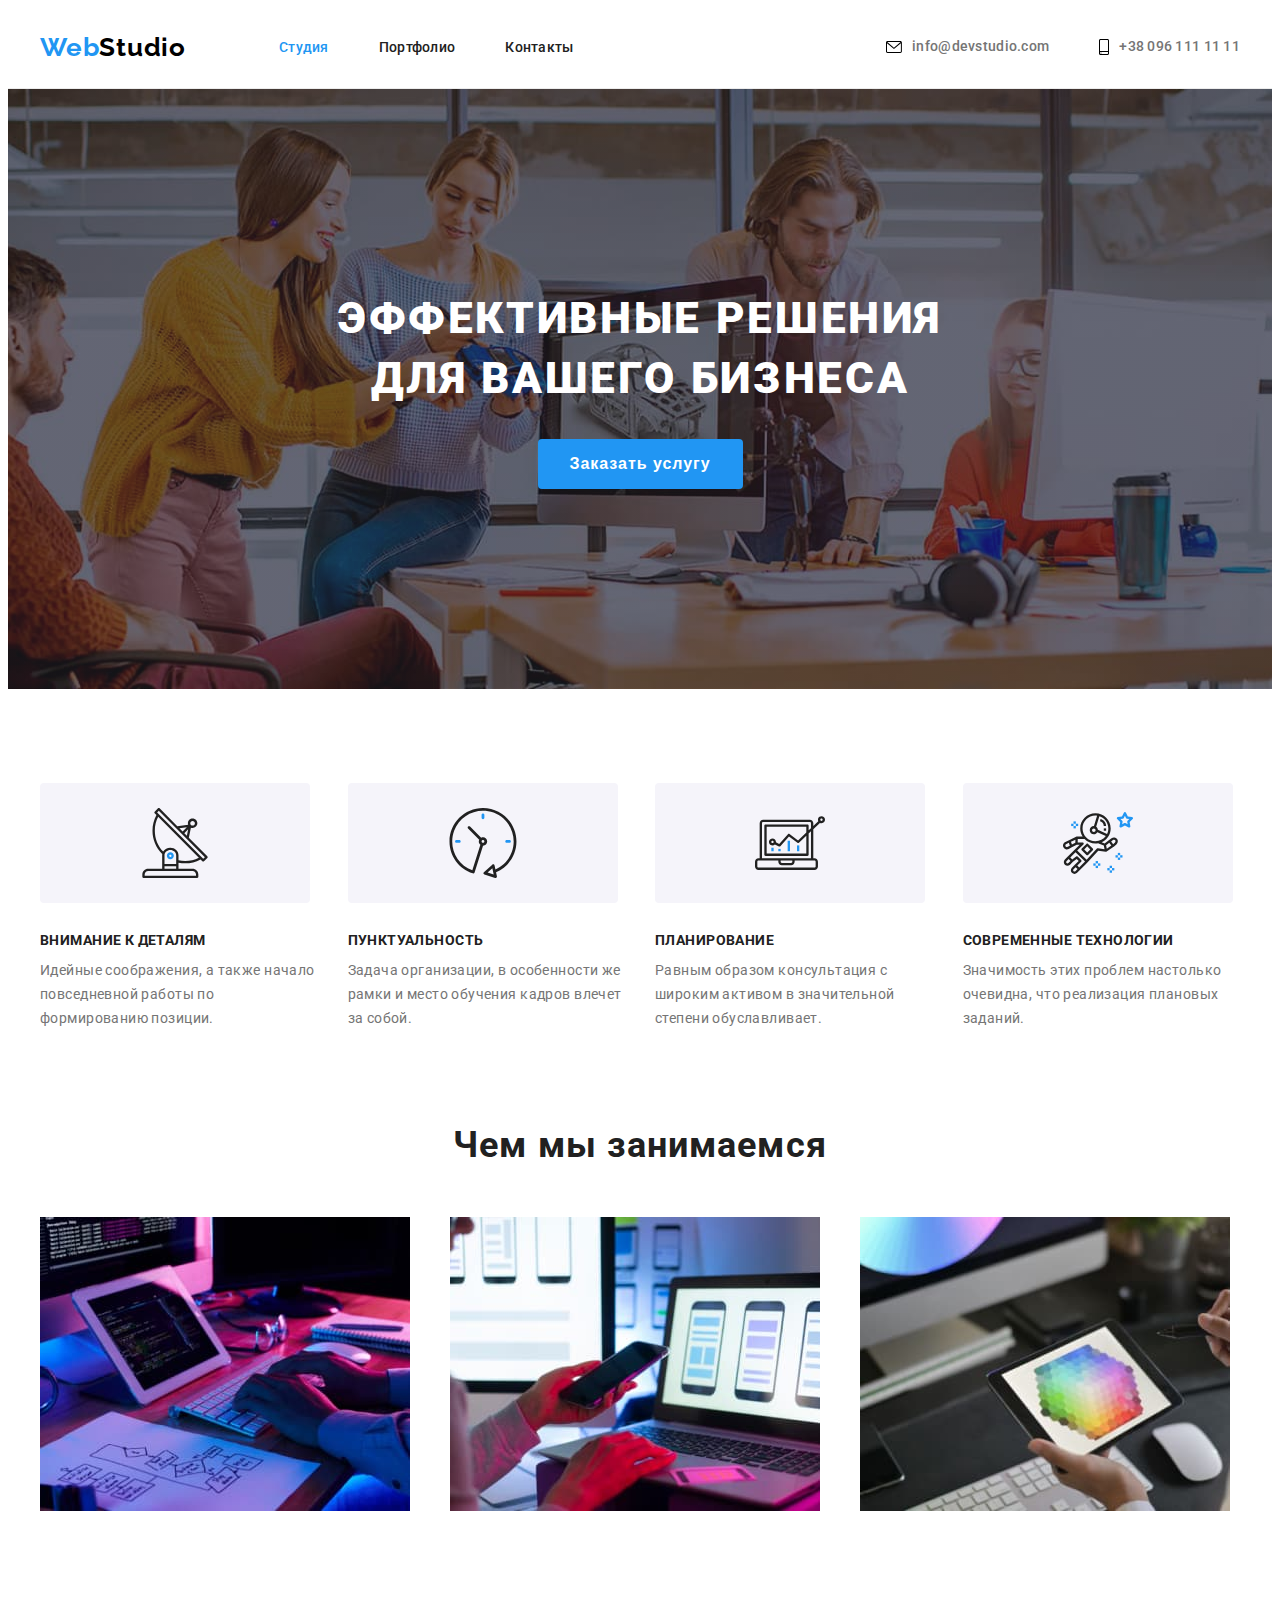
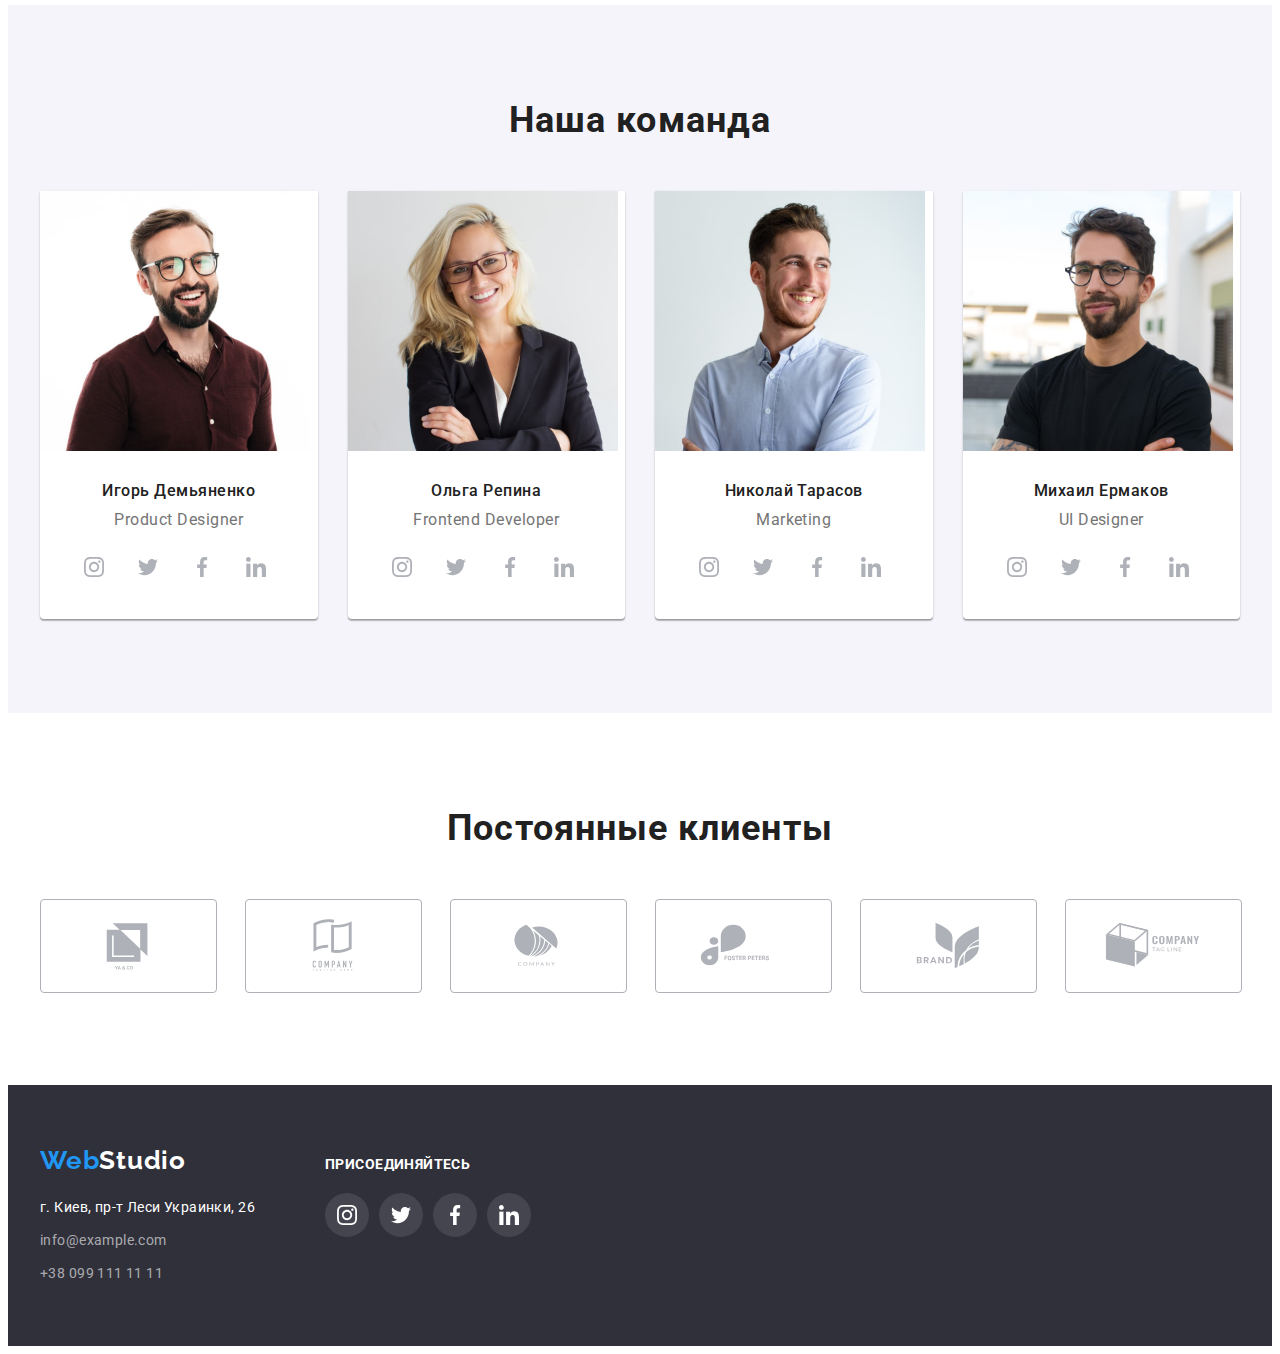
<file: index.html>
<!DOCTYPE html>
<html lang="ru">

<head>
    <meta charset="UTF-8">
    <meta http-equiv="X-UA-Compatible" content="IE=edge">
    <meta name="viewport" content="width=device-width, initial-scale=1.0">
    <title>Web Studio</title>
    <link rel="preconnect" href="https://fonts.gstatic.com">
    <link
        href="https://fonts.googleapis.com/css2?family=Raleway:wght@700&family=Roboto:wght@400;500;700;900&display=swap"
        rel="stylesheet">
    <link rel="stylesheet" href="https://cdnjs.cloudflare.com/ajax/libs/modern-normalize/1.1.0/modern-normalize.min.css"
        integrity="sha512-wpPYUAdjBVSE4KJnH1VR1HeZfpl1ub8YT/NKx4PuQ5NmX2tKuGu6U/JRp5y+Y8XG2tV+wKQpNHVUX03MfMFn9Q=="
        crossorigin="anonymous" referrerpolicy="no-referrer" />
    <link rel="stylesheet" href="./css/styles.css">
</head>

<body>
    <!--header-->
    <header class="page-header">
        <div class="container header-container">
            <nav class="navigation">
                <a class="logo header link" href="./"><span class="logo-web">Web</span><span
                        class="logo-studio-header">Studio</span></a>
                <ul class="menu list">
                    <li class="menu-item">
                        <a class="menu-link link current" href="./index.html">Студия</a>
                    </li>
                    <li class="menu-item">
                        <a class="menu-link link" href="./portfolio.html">Портфолио</a>
                    </li>
                    <li class="menu-item">
                        <a class="menu-link link" href="">Контакты</a>
                    </li>
                </ul>
            </nav>
            <ul class="contacts-header list">
                <li class="contacts-header-item">
                    <a class="contacts-header-link link" href="mailto:info@devstudio.com">
                        <svg class="contacts-header-icon" width="16" height="12">
                            <use href="./images/sprite.svg#envelope"></use>
                        </svg>
                        info@devstudio.com
                    </a>
                </li>
                <li class="contacts-header-item">
                    <a class="contacts-header-link link" href="tel:+380961111111">
                        <svg class="contacts-header-icon" width="10" height="16">
                            <use href="./images/sprite.svg#smartphone"></use>
                        </svg>
                        +38 096 111 11 11
                    </a>
                </li>
            </ul>
        </div>
    </header>

    <!--main-->
    <main class="page-main">
        <!--hero-->
        <section class="hero">
            <div class="container">
                <h1 class="hero-title">Эффективные решения<br>для вашего бизнеса</h1>
                <button class="modal-btn" type="button">Заказать услугу</button>
            </div>
        </section>

        <!--our features-->
        <section class="features section">
            <div class="container">
                <h2 class="features-title" hidden>Наши преимущества</h2>
                <ul class="features-list list">
                    <li class="features-item">
                        <div class="features-box">
                            <svg class="features-icon">
                                <use href="./images/sprite.svg#antenna"></use>
                            </svg>
                        </div>
                        <h3 class="features-name">Внимание к деталям</h3>
                        <p class="features-desc">Идейные соображения, а также начало повседневной работы по формированию
                            позиции.</p>
                    </li>
                    <li class="features-item">
                        <div class="features-box">
                            <svg class="features-icon">
                                <use href="./images/sprite.svg#clock"></use>
                            </svg>
                        </div>
                        <h3 class="features-name">Пунктуальность</h3>
                        <p class="features-desc">Задача организации, в особенности же рамки и место обучения кадров
                            влечет за собой.</p>
                    </li>
                    <li class="features-item">
                        <div class="features-box">
                            <svg class="features-icon">
                                <use href="./images/sprite.svg#diagram"></use>
                            </svg>
                        </div>
                        <h3 class="features-name">Планирование</h3>
                        <p class="features-desc">Равным образом консультация с широким активом в значительной степени
                            обуславливает.</p>
                    </li>
                    <li class="features-item">
                        <div class="features-box">
                            <svg class="features-icon">
                                <use href="./images/sprite.svg#astronaut"></use>
                            </svg>
                        </div>
                        <h3 class="features-name">Современные технологии</h3>
                        <p class="features-desc">Значимость этих проблем настолько очевидна, что реализация плановых
                            заданий.</p>
                    </li>
                </ul>
            </div>
        </section>

        <!--our job-->
        <section class="job section">
            <div class="container">
                <h2 class="job-title">Чем мы занимаемся</h2>
                <ul class="job-list list">
                    <li class="job-item">
                        <img src="./images/gallery/gallery-1.jpg" alt="Персональный компьютер" width="370" height="294">
                    </li>
                    <li class="job-item">
                        <img src="./images/gallery/gallery-2.jpg" alt="Мобильный телефон" width="370" height="294">
                    </li>
                    <li class="job-item">
                        <img src="./images/gallery/gallery-3.jpg" alt="Планшет" width="370" height="294">
                    </li>
                </ul>
            </div>
        </section>

        <!--our team-->
        <section class="team section">
            <div class="container">
                <h2 class="team-title">Наша команда</h2>
                <ul class="team-list list">
                    <li class="team-item">
                        <img src="./images/team/team-1.jpg" alt="Игорь Демьяненко" width="270" height="260">
                        <div class="team-content">
                            <h3 class="team-name">Игорь Демьяненко</h3>
                            <p class="team-profession" lang="en">Product Designer</p>
                            <ul class="social-list list">
                                <li class="social-list-item">
                                    <a href="" class="social-list-link">
                                        <svg class="social-list-icon">
                                            <use href="./images/sprite.svg#instagram"></use>
                                        </svg>
                                    </a>
                                </li>
                                <li class="social-list-item">
                                    <a href="" class="social-list-link">
                                        <svg class="social-list-icon">
                                            <use href="./images/sprite.svg#twitter"></use>
                                        </svg>
                                    </a>
                                </li>
                                <li class="social-list-item">
                                    <a href="" class="social-list-link">
                                        <svg class="social-list-icon">
                                            <use href="./images/sprite.svg#facebook"></use>
                                        </svg>
                                    </a>
                                </li>
                                <li class="social-list-item">
                                    <a href="" class="social-list-link">
                                        <svg class="social-list-icon">
                                            <use href="./images/sprite.svg#linkedin"></use>
                                        </svg>
                                    </a>
                                </li>
                            </ul>
                        </div>
                    </li>
                    <li class="team-item">
                        <img src="./images/team/team-2.jpg" alt="Ольга Репина" width="270" height="260">
                        <div class="team-content">
                            <h3 class="team-name">Ольга Репина</h3>
                            <p class="team-profession" lang="en">Frontend Developer</p>
                            <ul class="social-list list">
                                <li class="social-list-item">
                                    <a href="" class="social-list-link">
                                        <svg class="social-list-icon">
                                            <use href="./images/sprite.svg#instagram"></use>
                                        </svg>
                                    </a>
                                </li>
                                <li class="social-list-item">
                                    <a href="" class="social-list-link">
                                        <svg class="social-list-icon">
                                            <use href="./images/sprite.svg#twitter"></use>
                                        </svg>
                                    </a>
                                </li>
                                <li class="social-list-item">
                                    <a href="" class="social-list-link">
                                        <svg class="social-list-icon">
                                            <use href="./images/sprite.svg#facebook"></use>
                                        </svg>
                                    </a>
                                </li>
                                <li class="social-list-item">
                                    <a href="" class="social-list-link">
                                        <svg class="social-list-icon">
                                            <use href="./images/sprite.svg#linkedin"></use>
                                        </svg>
                                    </a>
                                </li>
                            </ul>
                        </div>
                    </li>
                    <li class="team-item">
                        <img src="./images/team/team-3.jpg" alt="Николай Тарасов" width="270" height="260">
                        <div class="team-content">
                            <h3 class="team-name">Николай Тарасов</h3>
                            <p class="team-profession" lang="en">Marketing</p>
                            <ul class="social-list list">
                                <li class="social-list-item">
                                    <a href="" class="social-list-link">
                                        <svg class="social-list-icon">
                                            <use href="./images/sprite.svg#instagram"></use>
                                        </svg>
                                    </a>
                                </li>
                                <li class="social-list-item">
                                    <a href="" class="social-list-link">
                                        <svg class="social-list-icon">
                                            <use href="./images/sprite.svg#twitter"></use>
                                        </svg>
                                    </a>
                                </li>
                                <li class="social-list-item">
                                    <a href="" class="social-list-link">
                                        <svg class="social-list-icon">
                                            <use href="./images/sprite.svg#facebook"></use>
                                        </svg>
                                    </a>
                                </li>
                                <li class="social-list-item">
                                    <a href="" class="social-list-link">
                                        <svg class="social-list-icon">
                                            <use href="./images/sprite.svg#linkedin"></use>
                                        </svg>
                                    </a>
                                </li>
                            </ul>
                        </div>
                    </li>
                    <li class="team-item">
                        <img src="./images/team/team-4.jpg" alt="Михаил Ермаков" width="270" height="260">
                        <div class="team-content">
                            <h3 class="team-name">Михаил Ермаков</h3>
                            <p class="team-profession" lang="en">UI Designer</p>
                            <ul class="social-list list">
                                <li class="social-list-item">
                                    <a href="" class="social-list-link">
                                        <svg class="social-list-icon">
                                            <use href="./images/sprite.svg#instagram"></use>
                                        </svg>
                                    </a>
                                </li>
                                <li class="social-list-item">
                                    <a href="" class="social-list-link">
                                        <svg class="social-list-icon">
                                            <use href="./images/sprite.svg#twitter"></use>
                                        </svg>
                                    </a>
                                </li>
                                <li class="social-list-item">
                                    <a href="" class="social-list-link">
                                        <svg class="social-list-icon">
                                            <use href="./images/sprite.svg#facebook"></use>
                                        </svg>
                                    </a>
                                </li>
                                <li class="social-list-item">
                                    <a href="" class="social-list-link">
                                        <svg class="social-list-icon">
                                            <use href="./images/sprite.svg#linkedin"></use>
                                        </svg>
                                    </a>
                                </li>
                            </ul>
                        </div>
                    </li>
                </ul>
            </div>
        </section>

        <!--our clients-->
        <section class="clients section">
            <div class="container">
                <h2 class="clients-title">Постоянные клиенты</h2>
                <ul class="clients-list list">
                    <li class="clients-list-item">
                        <a href="" class="clients-list-link">
                            <svg class="clients-list-icon">
                                <use href="./images/sprite.svg#client1"></use>
                            </svg>
                        </a>
                    </li>
                    <li class="clients-list-item">
                        <a href="" class="clients-list-link">
                            <svg class="clients-list-icon">
                                <use href="./images/sprite.svg#client2"></use>
                            </svg>
                        </a>
                    </li>
                    <li class="clients-list-item">
                        <a href="" class="clients-list-link">
                            <svg class="clients-list-icon">
                                <use href="./images/sprite.svg#client3"></use>
                            </svg>
                        </a>
                    </li>
                    <li class="clients-list-item">
                        <a href="" class="clients-list-link">
                            <svg class="clients-list-icon">
                                <use href="./images/sprite.svg#client4"></use>
                            </svg>
                        </a>
                    </li>
                    <li class="clients-list-item">
                        <a href="" class="clients-list-link">
                            <svg class="clients-list-icon">
                                <use href="./images/sprite.svg#client5"></use>
                            </svg>
                        </a>
                    </li>
                    <li class="clients-list-item">
                        <a href="" class="clients-list-link">
                            <svg class="clients-list-icon">
                                <use href="./images/sprite.svg#client6"></use>
                            </svg>
                        </a>
                    </li>
                </ul>
            </div>
        </section>
    </main>

    <!--footer-->
    <footer class="page-footer">
        <div class="container footer-container">
            <div class="footer-information">
                <a class="logo footer link" href="./"><span class="logo-web">Web</span><span
                        class="logo-studio-footer">Studio</span></a>
                <address class="contacts-footer">
                    <ul class="contacts-footer-list list">
                        <li class="contacts-footer-item">
                            <a class="contacts-footer-link address link" href="https://goo.gl/maps/sS1PBF8ubWnRNR8XA"
                                target="_blank" rel="noopener noreferrer">г. Киев, пр-т Леси Украинки, 26</a>
                        </li>
                        <li class="contacts-footer-item">
                            <a class="contacts-footer-link link" href="mailto:info@example.com">info@example.com</a>
                        </li>
                        <li class="contacts-footer-item">
                            <a class="contacts-footer-link link" href="tel:+380991111111">+38 099 111 11 11</a>
                        </li>
                    </ul>
                </address>
            </div>
            <div class="footer-information">
                <p class="join-social">Присоединяйтесь</p>
                <ul class="social-list list">
                    <li class="social-list-item">
                        <a href="" class="social-list-link footer-social">
                            <svg class="social-list-icon">
                                <use href="./images/sprite.svg#instagram"></use>
                            </svg>
                        </a>
                    </li>
                    <li class="social-list-item">
                        <a href="" class="social-list-link footer-social">
                            <svg class="social-list-icon">
                                <use href="./images/sprite.svg#twitter"></use>
                            </svg>
                        </a>
                    </li>
                    <li class="social-list-item">
                        <a href="" class="social-list-link footer-social">
                            <svg class="social-list-icon">
                                <use href="./images/sprite.svg#facebook"></use>
                            </svg>
                        </a>
                    </li>
                    <li class="social-list-item">
                        <a href="" class="social-list-link footer-social">
                            <svg class="social-list-icon">
                                <use href="./images/sprite.svg#linkedin"></use>
                            </svg>
                        </a>
                    </li>
                </ul>
            </div>
        </div>
    </footer>
</body>

</html>
</file>
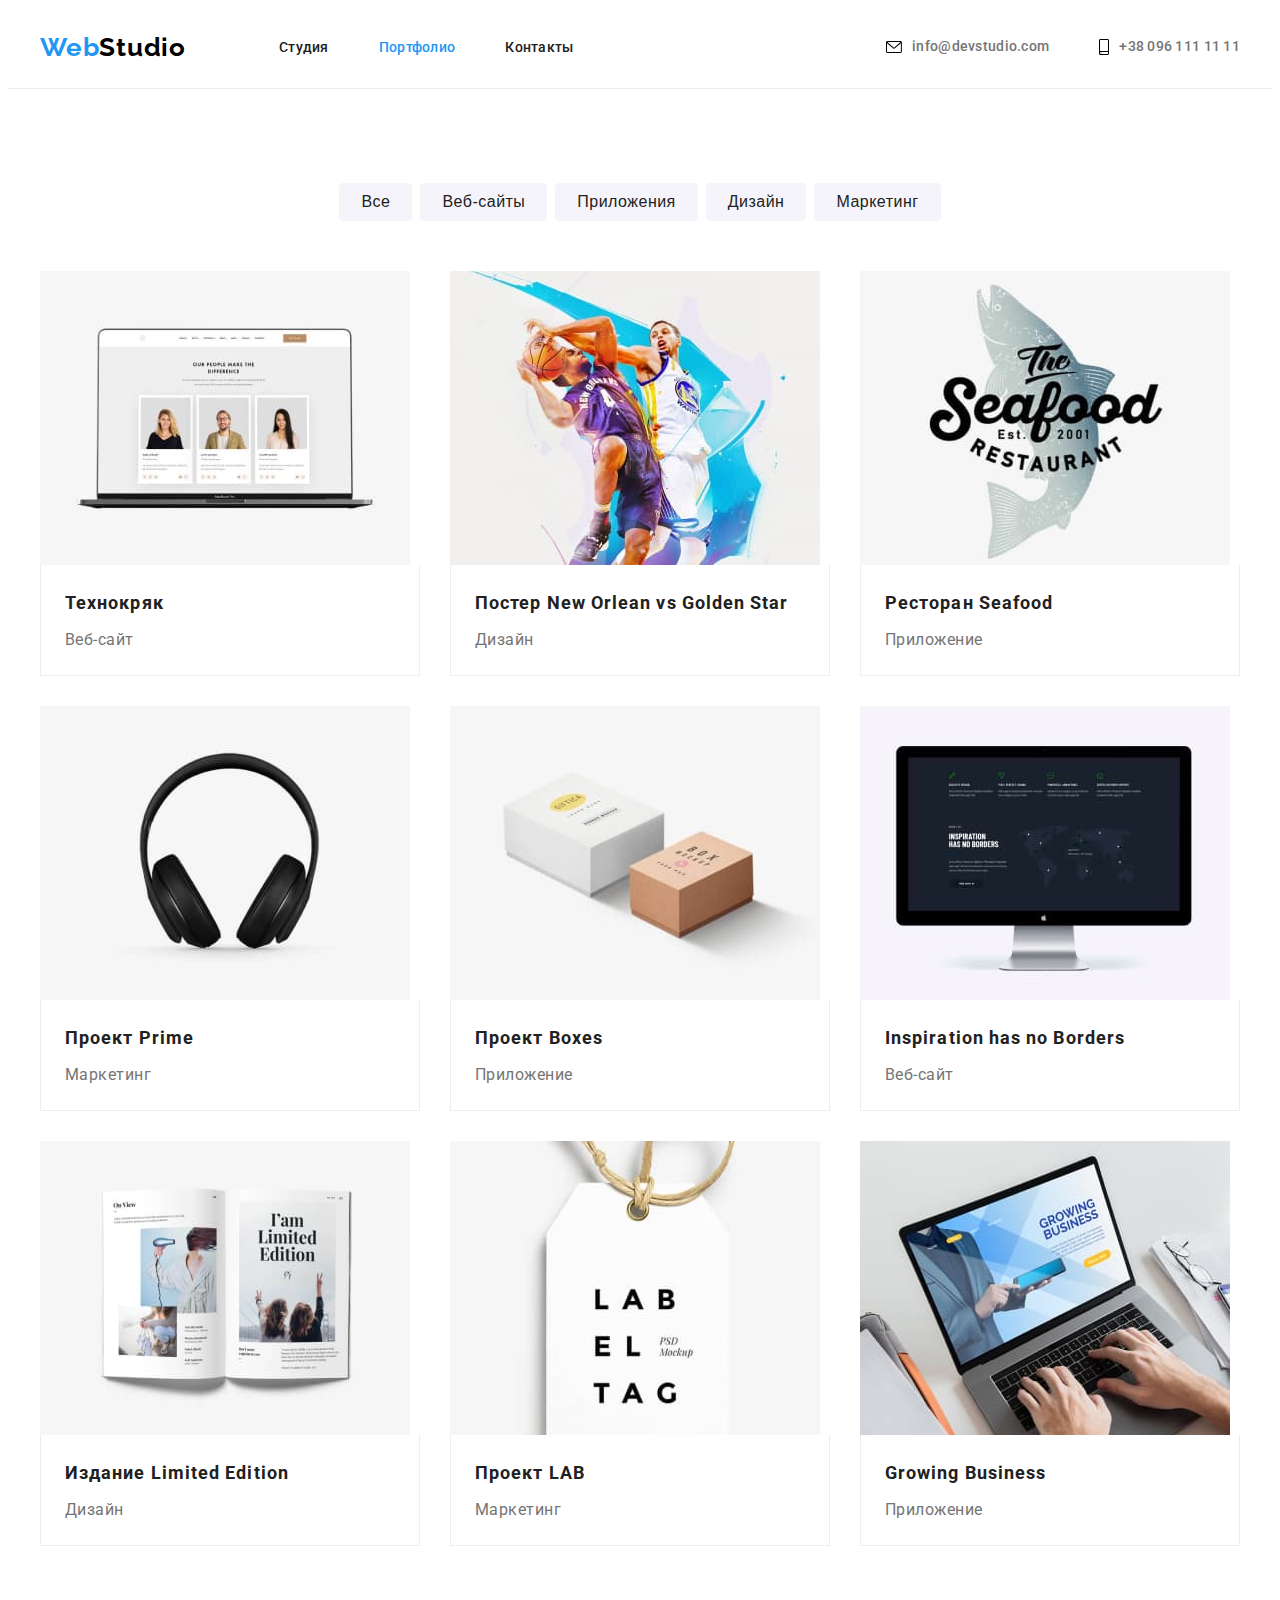
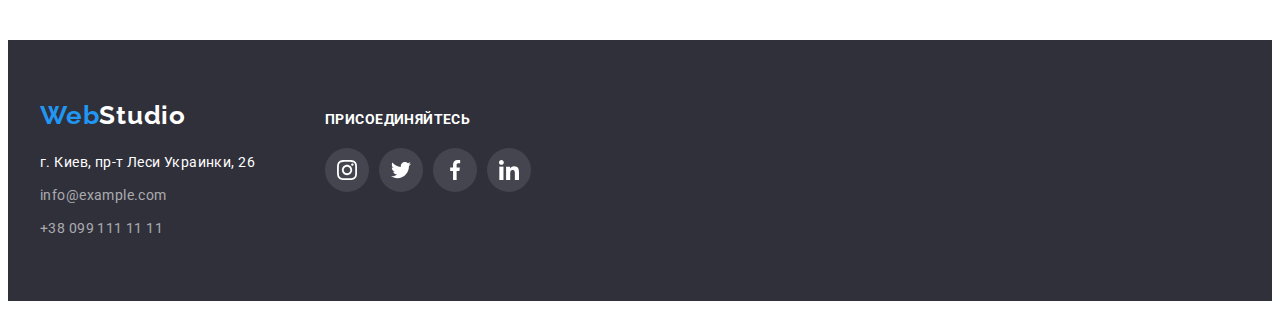
<file: portfolio.html>
<!DOCTYPE html>
<html lang="ru">

<head>
    <meta charset="UTF-8">
    <meta http-equiv="X-UA-Compatible" content="IE=edge">
    <meta name="viewport" content="width=device-width, initial-scale=1.0">
    <title>Portfolio</title>
    <link rel="preconnect" href="https://fonts.gstatic.com">
    <link
        href="https://fonts.googleapis.com/css2?family=Raleway:wght@700&family=Roboto:wght@400;500;700;900&display=swap"
        rel="stylesheet">
    <link rel="stylesheet" href="https://cdnjs.cloudflare.com/ajax/libs/modern-normalize/1.1.0/modern-normalize.min.css"
        integrity="sha512-wpPYUAdjBVSE4KJnH1VR1HeZfpl1ub8YT/NKx4PuQ5NmX2tKuGu6U/JRp5y+Y8XG2tV+wKQpNHVUX03MfMFn9Q=="
        crossorigin="anonymous" referrerpolicy="no-referrer" />
    <link rel="stylesheet" href="./css/styles.css">
</head>

<body>
    <!--header-->
    <header class="page-header">
        <div class="container header-container">
            <nav class="navigation">
                <a class="logo header link" href="./"><span class="logo-web">Web</span><span
                        class="logo-studio-header">Studio</span></a>
                <ul class="menu list">
                    <li class="menu-item">
                        <a class="menu-link link" href="./index.html">Студия</a>
                    </li>
                    <li class="menu-item">
                        <a class="menu-link link current" href="./portfolio.html">Портфолио</a>
                    </li>
                    <li class="menu-item">
                        <a class="menu-link link" href="">Контакты</a>
                    </li>
                </ul>
            </nav>
            <ul class="contacts-header list">
                <li class="contacts-header-item">
                    <a class="contacts-header-link link" href="mailto:info@devstudio.com">
                        <svg class="contacts-header-icon" width="16" height="12">
                            <use href="./images/sprite.svg#envelope"></use>
                        </svg>
                        info@devstudio.com
                    </a>
                </li>
                <li class="contacts-header-item">
                    <a class="contacts-header-link link" href="tel:+380961111111">
                        <svg class="contacts-header-icon" width="10" height="16">
                            <use href="./images/sprite.svg#smartphone"></use>
                        </svg>
                        +38 096 111 11 11
                    </a>
                </li>
            </ul>
        </div>
    </header>

    <!--main-->
    <main class="page-main">
        <!--projects-->
        <section class="projects section">
            <div class="container">
                <h1 class="projects-title" hidden>Наши проекты</h1>
                <ul class="filter-list list">
                    <li class="filter-item">
                        <button class="filter-btn" type="button">Все</button>
                    </li>
                    <li class="filter-item">
                        <button class="filter-btn" type="button">Веб-сайты</button>
                    </li>
                    <li class="filter-item">
                        <button class="filter-btn" type="button">Приложения</button>
                    </li>
                    <li class="filter-item">
                        <button class="filter-btn" type="button">Дизайн</button>
                    </li>
                    <li class="filter-item">
                        <button class="filter-btn" type="button">Маркетинг</button>
                    </li>
                </ul>
                <ul class="projects-list list">
                    <li class="project-item">
                        <a href="" class="project-item-link link">
                            <img src="./images/projects/project-1.jpg" alt="Ноутбук" width="370" height="294">
                            <div class="project-content">
                                <h2 class="project-name">Технокряк</h2>
                                <p class="project-desc">Веб-сайт</p>
                            </div>
                        </a>
                    </li>
                    <li class="project-item">
                        <a href="" class="project-item-link link">
                            <img src="./images/projects/project-2.jpg" alt="Постер с баскетболистами" width="370"
                                height="294">
                            <div class="project-content">
                                <h2 class="project-name">Постер New Orlean vs Golden Star</h2>
                                <p class="project-desc">Дизайн</p>
                            </div>
                        </a>
                    </li>
                    <li class="project-item">
                        <a href="" class="project-item-link link">
                            <img src="./images/projects/project-3.jpg" alt="Логотип ресторана" width="370" height="294">
                            <div class="project-content">
                                <h2 class="project-name">Ресторан Seafood</h2>
                                <p class="project-desc">Приложение</p>
                            </div>
                        </a>
                    </li>
                    <li class="project-item">
                        <a href="" class="project-item-link link">
                            <img src="./images/projects/project-4.jpg" alt="Наушники" width="370" height="294">
                            <div class="project-content">
                                <h2 class="project-name">Проект Prime</h2>
                                <p class="project-desc">Маркетинг</p>
                            </div>
                        </a>
                    </li>
                    <li class="project-item">
                        <a href="" class="project-item-link link">
                            <img src="./images/projects/project-5.jpg" alt="Две коробки" width="370" height="294">
                            <div class="project-content">
                                <h2 class="project-name">Проект Boxes</h2>
                                <p class="project-desc">Приложение</p>
                            </div>
                        </a>
                    </li>
                    <li class="project-item">
                        <a href="" class="project-item-link link">
                            <img src="./images/projects/project-6.jpg" alt="Персональный компьютер" width="370"
                                height="294">
                            <div class="project-content">
                                <h2 class="project-name">Inspiration has no Borders</h2>
                                <p class="project-desc">Веб-сайт</p>
                            </div>
                        </a>
                    </li>
                    <li class="project-item">
                        <a href="" class="project-item-link link">
                            <img src="./images/projects/project-7.jpg" alt="Книга" width="370" height="294">
                            <div class="project-content">
                                <h2 class="project-name">Издание Limited Edition</h2>
                                <p class="project-desc">Дизайн</p>
                            </div>
                        </a>
                    </li>
                    <li class="project-item">
                        <a href="" class="project-item-link link">
                            <img src="./images/projects/project-8.jpg" alt="Ярлык" width="370" height="294">
                            <div class="project-content">
                                <h2 class="project-name">Проект LAB</h2>
                                <p class="project-desc">Маркетинг</p>
                            </div>
                        </a>
                    </li>
                    <li class="project-item">
                        <a href="" class="project-item-link link">
                            <img src="./images/projects/project-9.jpg" alt="Работа за ноутбуком" width="370"
                                height="294">
                            <div class="project-content">
                                <h2 class="project-name">Growing Business</h2>
                                <p class="project-desc">Приложение</p>
                            </div>
                        </a>
                    </li>
                </ul>
            </div>
        </section>
    </main>

    <!--footer-->
    <footer class="page-footer">
        <div class="container footer-container">
            <div class="footer-information">
                <a class="logo footer link" href="./"><span class="logo-web">Web</span><span
                        class="logo-studio-footer">Studio</span></a>
                <address class="contacts-footer">
                    <ul class="contacts-footer-list list">
                        <li class="contacts-footer-item">
                            <a class="contacts-footer-link address link" href="https://goo.gl/maps/sS1PBF8ubWnRNR8XA"
                                target="_blank" rel="noopener noreferrer">г. Киев, пр-т Леси Украинки, 26</a>
                        </li>
                        <li class="contacts-footer-item">
                            <a class="contacts-footer-link link" href="mailto:info@example.com">info@example.com</a>
                        </li>
                        <li class="contacts-footer-item">
                            <a class="contacts-footer-link link" href="tel:+380991111111">+38 099 111 11 11</a>
                        </li>
                    </ul>
                </address>
            </div>
            <div class="footer-information">
                <p class="join-social">Присоединяйтесь</p>
                <ul class="social-list list">
                    <li class="social-list-item">
                        <a href="" class="social-list-link footer-social">
                            <svg class="social-list-icon">
                                <use href="./images/sprite.svg#instagram"></use>
                            </svg>
                        </a>
                    </li>
                    <li class="social-list-item">
                        <a href="" class="social-list-link footer-social">
                            <svg class="social-list-icon">
                                <use href="./images/sprite.svg#twitter"></use>
                            </svg>
                        </a>
                    </li>
                    <li class="social-list-item">
                        <a href="" class="social-list-link footer-social">
                            <svg class="social-list-icon">
                                <use href="./images/sprite.svg#facebook"></use>
                            </svg>
                        </a>
                    </li>
                    <li class="social-list-item">
                        <a href="" class="social-list-link footer-social">
                            <svg class="social-list-icon">
                                <use href="./images/sprite.svg#linkedin"></use>
                            </svg>
                        </a>
                    </li>
                </ul>
            </div>
        </div>
    </footer>
</body>

</html>
</file>
<file: css/styles.css>
:root {
  --main-font: 'Roboto', sans-serif;
  --secondary-font: 'Raleway', sans-serif;
  --primary-color: #212121;
  --secondary-color: #757575;
  --tertiary-color: #ffffff;
  --quaternary-color: #000000;
  --quinary-color: rgba(255, 255, 255, 0.6);
  --social-links-color: #AFB1B8;
  --dark-bg-color: #2f303a;
  --light-bg-color: #f5f4fa;
  --gradient-bg-color: rgba(47, 48, 58, 0.4);
  --footer-social-link-bg-color: rgba(255, 255, 255, 0.1);
  --modal-btn-color: #188ce8;
  --border-color: #eeeeee;
  --border-header-color: #ececec;
  --accent-color: #2196f3;
  --box-shadow-team: 0px 1px 3px rgba(0, 0, 0, 0.12), 0px 1px 1px rgba(0, 0, 0, 0.14), 0px 2px 1px rgba(0, 0, 0, 0.2);
  --box-shadow-project: 0px 1px 1px rgba(0, 0, 0, 0.12), 0px 4px 4px rgba(0, 0, 0, 0.06), 1px 4px 6px rgba(0, 0, 0, 0.16);
}

h1,
h2,
h3,
h4,
h5,
h6,
p {
  margin-top: 0;
  margin-bottom: 0;
}

ul,
ol {
  margin-top: 0;
  margin-bottom: 0;
  padding-left: 0;
}

img {
  display: block;
}

.list {
  list-style: none;
}

.link {
  text-decoration: none;
}

body {
  font-family: var(--main-font);
  font-weight: 400;
  font-size: 14px;
  color: var(--primary-color);
}

.container {
  width: 1200px;
  margin: 0 auto;
  padding-left: 15px;
  padding-right: 15px;
}

.section {
  padding-top: 94px;
  padding-bottom: 94px;
}

/* WEB STUDIO */
/* header */

.page-header {
  padding-top: 24px;
  padding-bottom: 25px;

  border-bottom: 1px solid var(--border-header-color);
}

.header-container {
  display: flex;
  justify-content: space-between;
  align-items: center;
}

.navigation {
  display: flex;
  align-items: center;
}

.logo {
  font-family: var(--secondary-font);
  font-weight: 700;
  font-size: 26px;
  line-height: 1.19;
  letter-spacing: 0.03em;
}

.logo.header {
  margin-right: 93px;
}

.logo-web {
  color: var(--accent-color);
}

.logo-studio-header {
  color: var(--quaternary-color);
}

.menu {
  display: flex;
  align-items: center;
}

.menu-item:not(:last-child) {
  margin-right: 50px;
}

.menu-link,
.contacts-header-link {
  font-weight: 500;
  line-height: 1.14;
  letter-spacing: 0.02em;
}

.menu-link {
  color: inherit;
}

.menu-link:hover,
.menu-link:focus {
  color: var(--accent-color);
}

.menu-link.current {
  color: var(--accent-color);
}

.contacts-header {
  display: flex;
  align-items: center;
}

.contacts-header-item:not(:last-child) {
  margin-right: 50px;
}

.contacts-header-link {
  display: flex;
  align-items: center;
  color: var(--secondary-color);
}

.contacts-header-icon {
  margin-right: 10px;
}

.contacts-header-link:hover,
.contacts-header-link:focus {
  fill:var(--accent-color);
  color: var(--accent-color);
}
/* end header */

/* hero */
.hero {
  max-width: 1600px;
  margin-left: auto;
  margin-right: auto;
  padding-top: 200px;
  padding-bottom: 200px;
  text-align: center;
  background-color: var(--dark-bg-color);
  background-image: linear-gradient(
    var(--gradient-bg-color),
    var(--gradient-bg-color)
  ), 
  url(../images/hero/hero-bg.jpg);
  background-size: cover;  
  background-position: center;
}

.hero-title {
  margin-bottom: 30px;

  font-weight: 900;
  font-size: 44px;
  line-height: 1.36;
  letter-spacing: 0.06em;
  text-transform: uppercase;
  color: var(--tertiary-color);
}

.modal-btn {
  padding: 10px 32px;

  font-weight: 700;
  font-size: 16px;
  line-height: 1.88;
  letter-spacing: 0.06em;
  cursor: pointer;
  color: var(--tertiary-color);
  background-color: var(--accent-color);
  border: none;
  border-radius: 4px;
}

.modal-btn:hover,
.modal-btn:focus {
  background-color: var(--modal-btn-color);
}
/* end hero */

/* our features */
.features-list {
  display: flex;
  margin-left: -30px;
  margin-top: -30px;
}

.features-item {
  flex-basis: calc(100% / 4 - 30px);
  margin-left: 30px;
  margin-top: 30px;
}

.features-box {
  display: flex;
  justify-content: center;
  align-items: center;
  width: 270px;
  height: 120px;
  margin-bottom: 30px;
  background-color: var(--light-bg-color);
  border-radius: 4px;
}

.features-icon {
  width: 70px;
  height: 70px;  
}

.features-name {
  margin-bottom: 10px;

  font-weight: 700;
  font-size: inherit;
  line-height: 1.14;
  letter-spacing: 0.03em;
  text-transform: uppercase;
}

.features-desc {
  line-height: 1.71;
  letter-spacing: 0.03em;
  color: var(--secondary-color);
}
/* end features */

/* our job & our team */
.job.section {
  padding-top: 0;
}

.team {
  background-color: var(--light-bg-color);
}

.job-title,
.team-title,
.clients-title {
  margin-bottom: 50px;

  font-weight: 700;
  font-size: 36px;
  line-height: 1.17;
  text-align: center;
  letter-spacing: 0.03em;
}

.job-list,
.team-list {
  display: flex;
  margin-left: -30px;
  margin-top: -30px;
}

.job-item {
  flex-basis: calc(100% / 3 - 30px);
  margin-left: 30px;
  margin-top: 30px;
}

.team-item {
  flex-basis: calc(100% / 4 - 30px);
  margin-left: 30px;
  margin-top: 30px;
  background-color: var(--tertiary-color);
  box-shadow: var(--box-shadow-team);
  border-radius: 0px 0px 4px 4px;
}

.team-content {
  padding: 30px 32px;  
}

.team-name {
  margin-bottom: 10px;

  font-weight: 500;
  font-size: 16px;
  line-height: 1.19;
  text-align: center;
  letter-spacing: 0.03em;
}

.team-profession {
  margin-bottom: 16px;

  font-size: 16px;
  line-height: 1.19;
  text-align: center;
  letter-spacing: 0.03em;
  color: var(--secondary-color);
}

.social-list {
  display: flex;  
}

.social-list-item {
  width: 44px;
  height: 44px;
}

.social-list-item:not(:last-child) {
  margin-right: 10px;;  
}

.social-list-link {
  display: flex;
  justify-content: center;
  align-items: center;
  width: 100%;
  height: 100%;
  border-radius: 50%;
  fill: var(--social-links-color);
  background-color: var(--tertiary-color);
}

.social-list-link:hover,
.social-list-link:focus {
  fill: var(--tertiary-color);
  background-color: var(--accent-color);
}

.social-list-icon {
  width: 20px;
  height: 20px;  
}
/* end our job & our team */

/* our clients */
.clients-list {
  display: flex;
  margin-left: -30px;
  margin-top: -30px;
}

.clients-list-item {
  width: 170px;
  height: 92px; 
  flex-basis: calc(100% / 6 - 30px);
  margin-left: 30px;
  margin-top: 30px; 
}

.clients-list-link {
  display: flex;
  justify-content: center;
  align-items: center;
  width: 100%;
  height: 100%;
  fill: var(--social-links-color);  
  border: 1px solid var(--social-links-color);
  border-radius: 4px;  
}

.clients-list-link:hover,
.clients-list-link:focus {
  fill: var(--accent-color);
  border-color: var(--accent-color);  
}

.clients-list-icon {
  width: 106px;
  height: 60px;
}
/* end our clients */

/* footer */
.page-footer {
  padding-top: 60px;
  padding-bottom: 60px;

  background-color: var(--dark-bg-color);
}

.container.footer-container {
  display: flex;
  align-items: baseline;  
}

.footer-information:not(:last-child) {
  margin-right: 70px;
}

.logo-studio-footer {
  color: var(--tertiary-color);
}

.contacts-footer {
  margin-top: 20px;
}

.contacts-footer-item:not(:last-child) {
  margin-bottom: 9px;
}

.contacts-footer-link {
  font-style: normal;
  line-height: 1.71;
  letter-spacing: 0.03em;
  color: var(--quinary-color);
}

.contacts-footer-link.address {
  color: var(--tertiary-color);
}

.contacts-footer-link:hover,
.contacts-footer-link:focus {
  color: var(--accent-color);
}

.join-social {
  margin-bottom: 20px;

  font-weight: 700;
  line-height: 1.14;
  letter-spacing: 0.03em;
  text-transform: uppercase;
  color: var(--tertiary-color);
}

.social-list-link.footer-social {
  fill: var(--tertiary-color);
  background-color: var(--footer-social-link-bg-color);
}

.social-list-link.footer-social:hover,
.social-list-link.footer-social:focus {
  background-color: var(--accent-color);
}
/* end footer */
/* END WEB STUDIO */

/* PORTFOLIO */
/* our projects */
.filter-list {
  display: flex;
  justify-content: center;
  margin-bottom: 50px;
}

.filter-item:not(:last-child) {
  margin-right: 8px;
}

.filter-btn {
  padding: 6px 22px;

  font-weight: 500;
  font-size: 16px;
  line-height: 1.63;
  text-align: center;
  letter-spacing: 0.03em;
  cursor: pointer;
  color: inherit;

  background-color: var(--light-bg-color);
  border: none;
  border-radius: 4px;
}

.filter-btn:hover,
.filter-btn:focus {
  background-color: var(--accent-color);
  color: var(--tertiary-color);
}

.projects-list {
  display: flex;
  flex-wrap: wrap;
  margin-left: -30px;
  margin-top: -30px;
}

.project-item {
  flex-basis: calc(100% / 3 - 30px);
  margin-left: 30px;
  margin-top: 30px;
}

.project-item-link {
  display: block;
}

.project-item-link:hover,
.project-item-link:focus {
  box-shadow: var(--box-shadow-project);
}

.project-content {
  padding: 20px 24px;
  border: 1px solid var(--border-color);
  border-top: none;
}

.project-name {
  margin-bottom: 4px;

  font-weight: 700;
  font-size: 18px;
  line-height: 2;
  letter-spacing: 0.06em;
  color: var(--primary-color);
}

.project-desc {
  font-size: 16px;
  line-height: 1.88;
  letter-spacing: 0.03em;
  color: var(--secondary-color);
}
/* end our projects */
</file>
